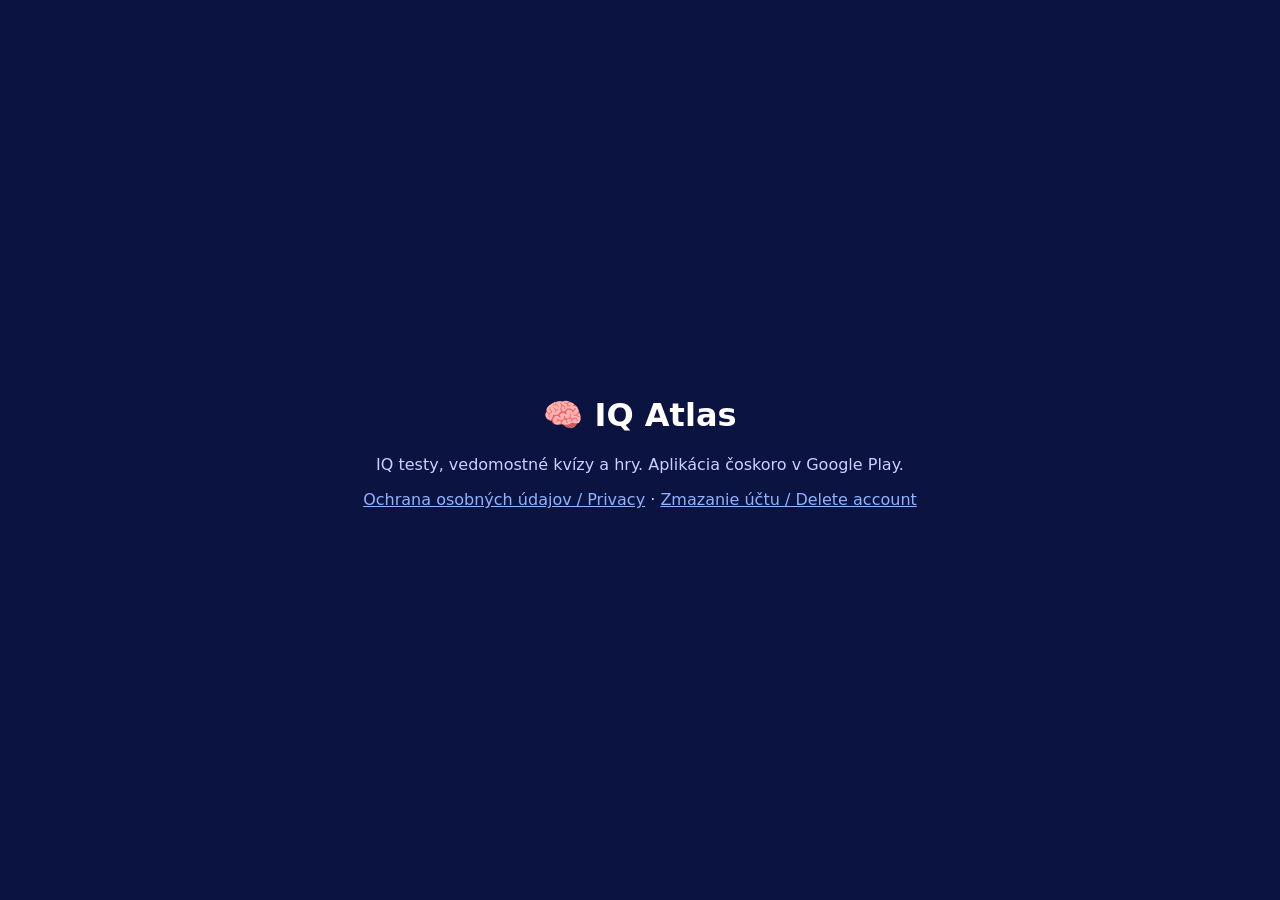
<file: index.html>
<!doctype html>
<html lang="sk">
<head><meta charset="utf-8"><meta name="viewport" content="width=device-width, initial-scale=1"><title>IQ Atlas</title>
<style>body{margin:0;font-family:system-ui,sans-serif;background:#0B1440;color:#fff;display:flex;min-height:100vh;align-items:center;justify-content:center;text-align:center}p{color:#C9D1FF}</style></head>
<body><main><h1>🧠 IQ Atlas</h1><p>IQ testy, vedomostné kvízy a hry. Aplikácia čoskoro v Google Play.</p><p><a style="color:#8FB3FF" href="sukromie/">Ochrana osobných údajov / Privacy</a> · <a style="color:#8FB3FF" href="zmazanie-uctu/">Zmazanie účtu / Delete account</a></p></main></body>
</html>
</file>
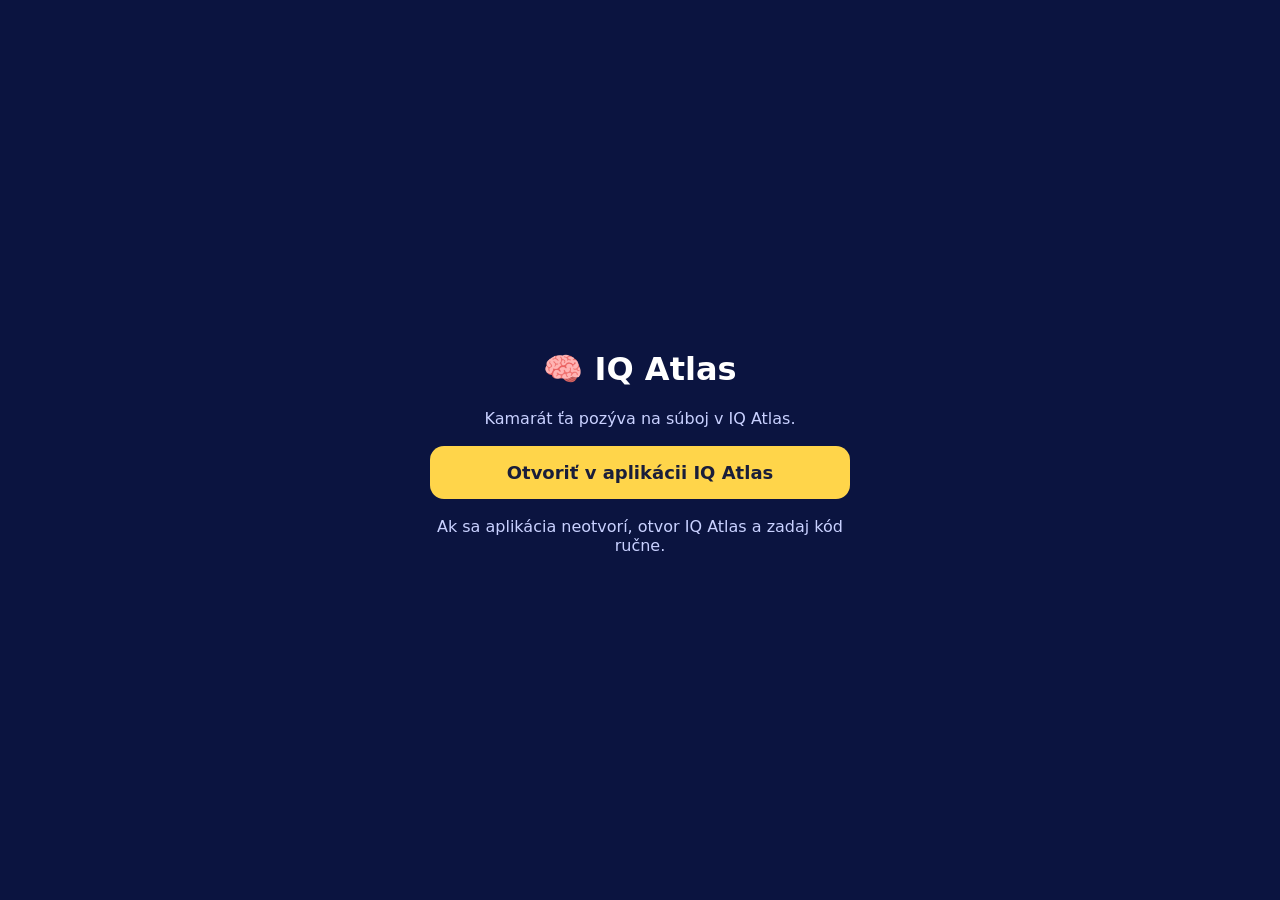
<file: j/index.html>
<!doctype html>
<html lang="sk">
<head>
<meta charset="utf-8">
<meta name="viewport" content="width=device-width, initial-scale=1">
<title>IQ Atlas</title>
<style>
  body { margin: 0; font-family: system-ui, sans-serif; background: #0B1440; color: #fff; display: flex; min-height: 100vh; align-items: center; justify-content: center; text-align: center; }
  main { padding: 24px; max-width: 420px; }
  a.btn { display: block; margin: 18px 0; padding: 16px; border-radius: 14px; background: #FFD54A; color: #1A1E3A; font-weight: 800; font-size: 18px; text-decoration: none; }
  .code { font-size: 40px; font-weight: 800; letter-spacing: 6px; color: #FFD54A; }
  p { color: #C9D1FF; }
</style>
</head>
<body>
<main>
  <h1>🧠 IQ Atlas</h1>
  <p id="what">Kamarát ťa pozýva do hry.</p>
  <div class="code" id="code"></div>
  <a class="btn" id="open" href="iqapp://">Otvoriť v aplikácii IQ Atlas</a>
  <p>Ak sa aplikácia neotvorí, otvor IQ Atlas a zadaj kód ručne.</p>
</main>
<script>
  var q = new URLSearchParams(location.search);
  var routes = { duel: 'duels', chess: 'chess', puck: 'puck-online', group: 'groups', prsi: 'prsi', poker: 'poker', atlas: 'atlasman-duo', friend: 'kamarati' };
  var names = { duel: 'súboj', chess: 'šach', puck: 'puky', group: 'skupinu', prsi: 'Sedma bere Tri', poker: 'Poker', atlas: 'Atlas v bludisku vo dvojici', friend: 'friend' };
  var t = routes[q.get('t')] ? q.get('t') : 'duel';
  var c = (q.get('c') || '').replace(/[^A-Za-z0-9]/g, '').toUpperCase().slice(0, 8);
  var url = 'iqapp://' + routes[t] + (c ? '?code=' + c : '');
  document.getElementById('code').textContent = c;
  document.getElementById('what').textContent = t === 'friend'
    ? 'Kamarát si ťa chce pridať do zoznamu kamarátov v IQ Atlas.'
    : 'Kamarát ťa pozýva na ' + names[t] + ' v IQ Atlas.';
  document.getElementById('open').href = url;
  if (c) location.href = url;
</script>
</body>
</html>
</file>
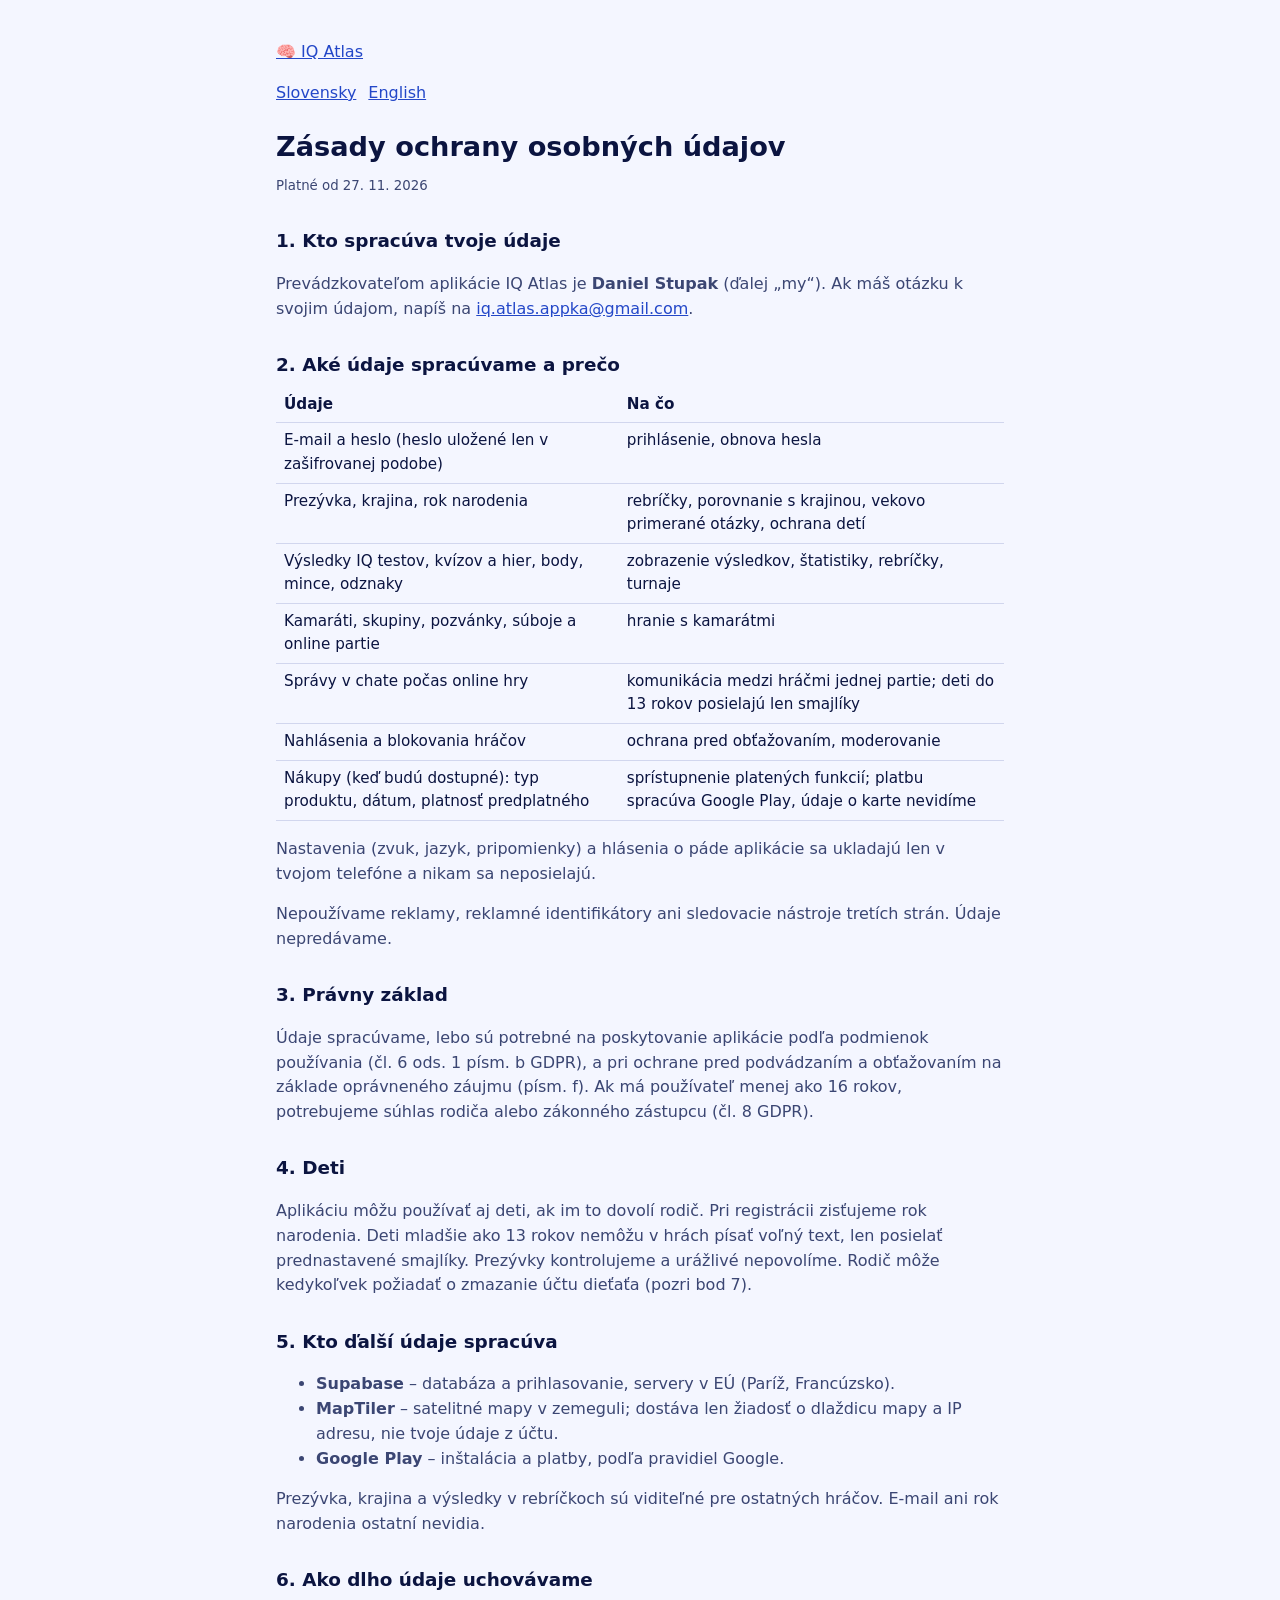
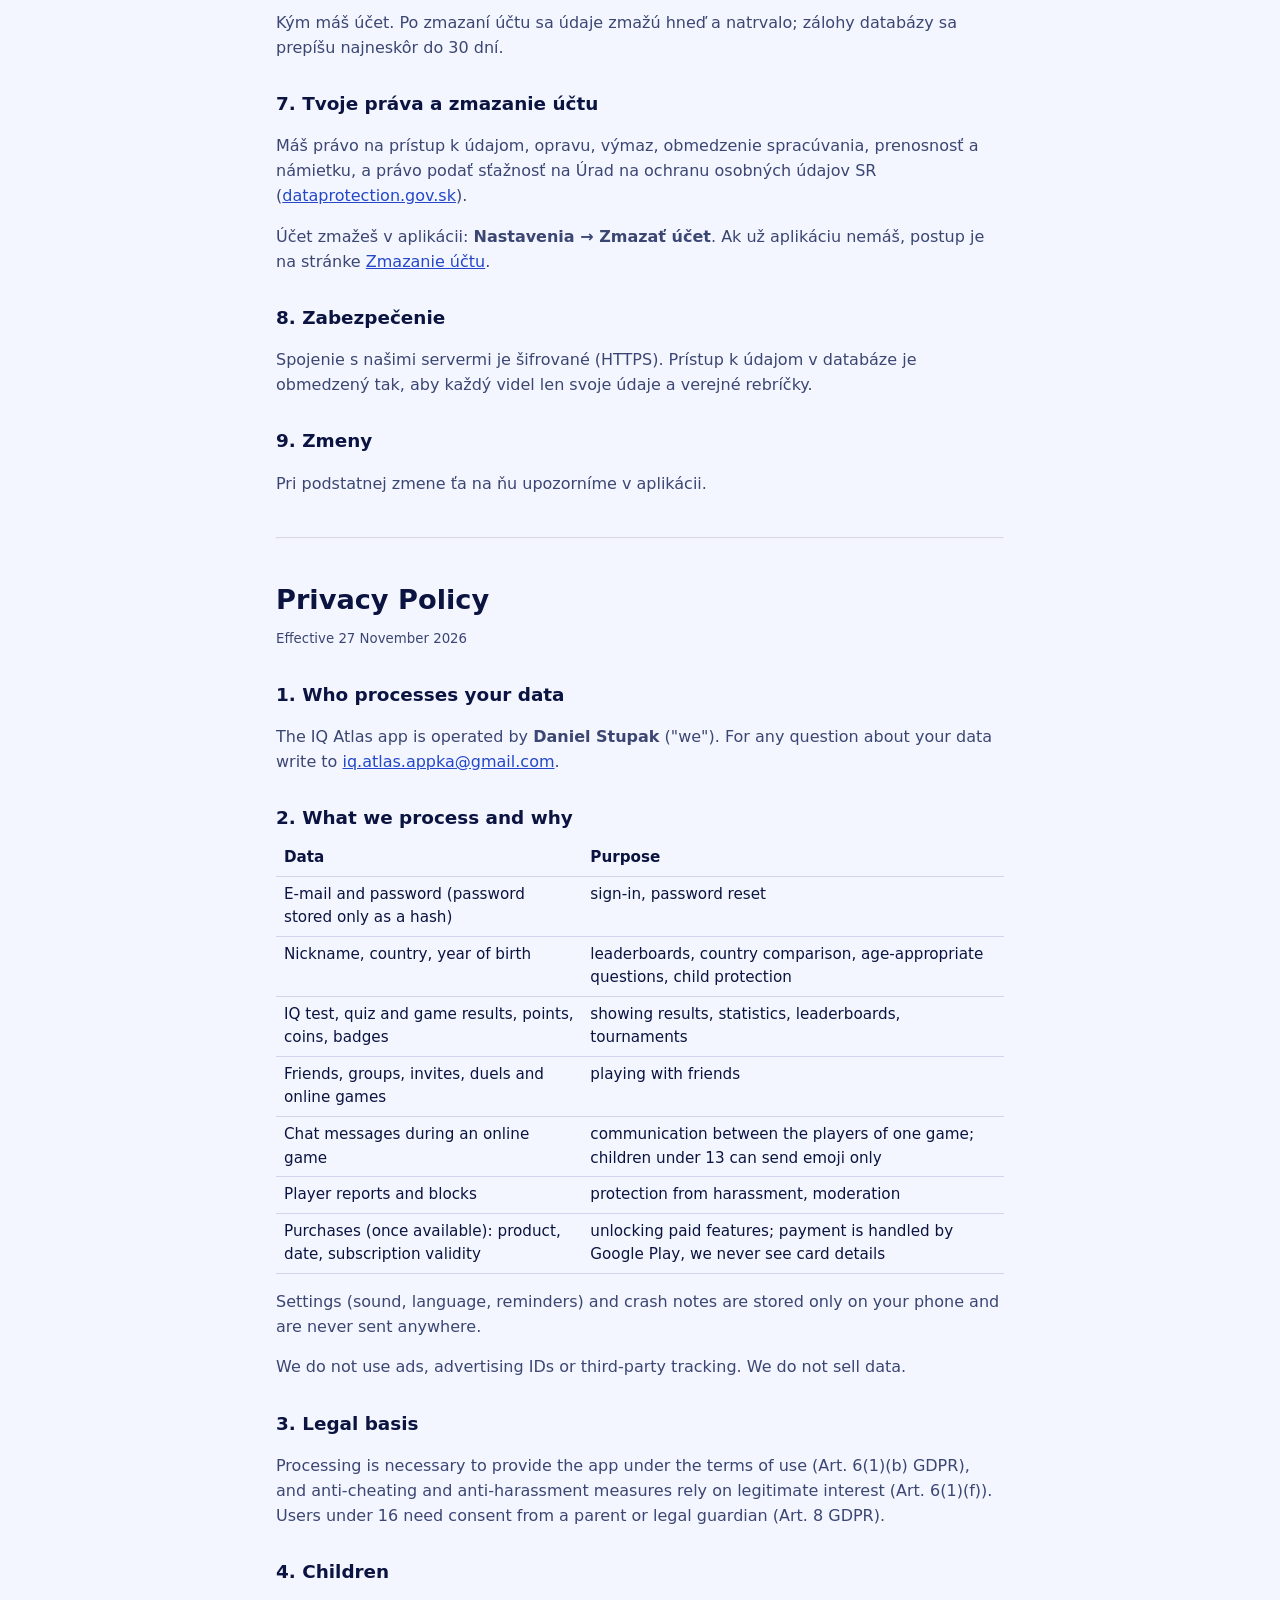
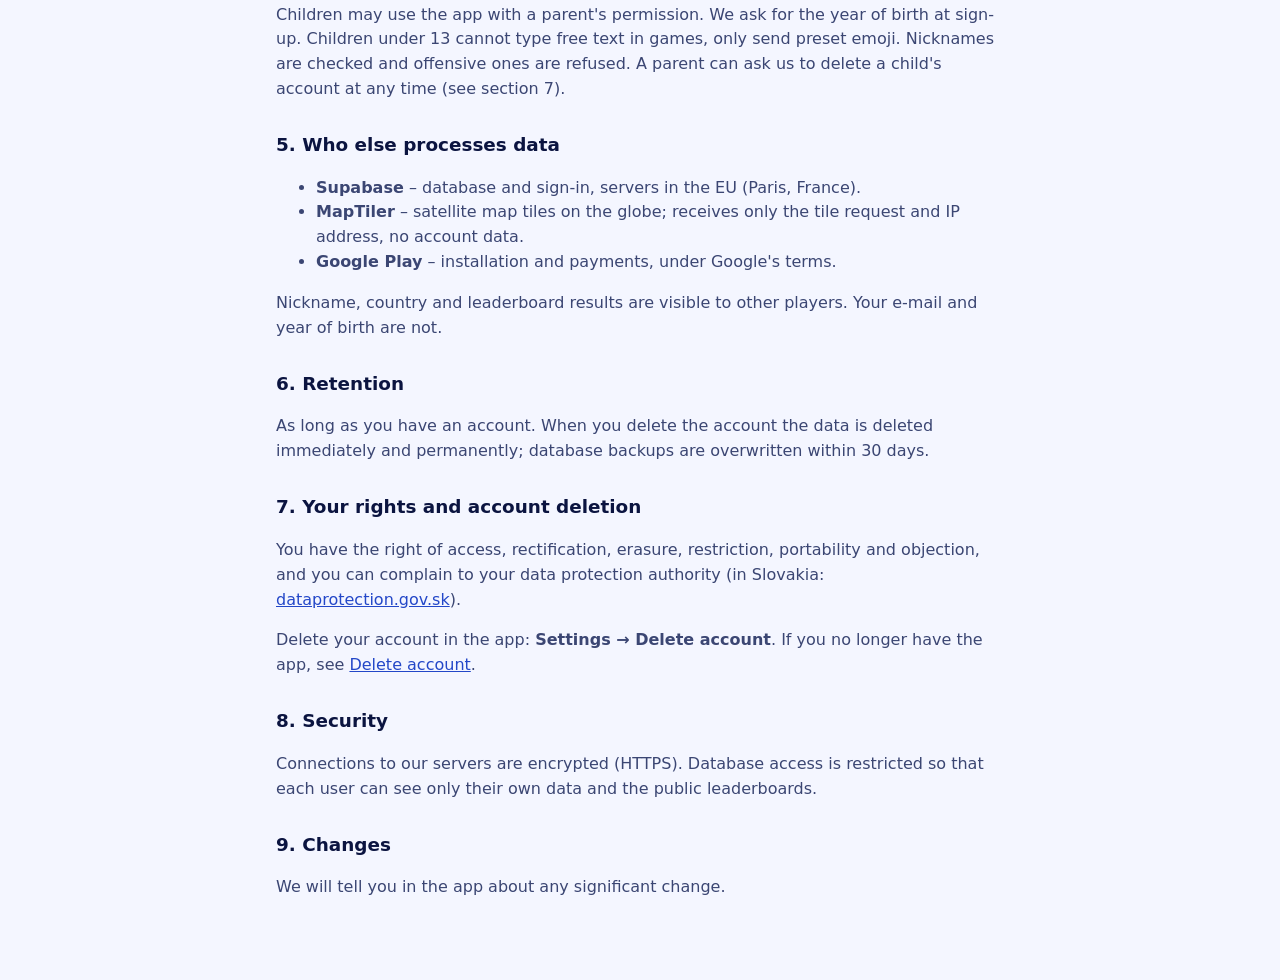
<file: sukromie/index.html>
<!doctype html>
<html lang="sk">
<head><meta charset="utf-8"><meta name="viewport" content="width=device-width, initial-scale=1">
<title>IQ Atlas – Ochrana osobných údajov / Privacy Policy</title>
<link rel="stylesheet" href="../style.css"></head>
<body><main>
<p><a href="../">🧠 IQ Atlas</a></p>
<div class="lang"><a href="#sk">Slovensky</a><a href="#en">English</a></div>

<section id="sk" lang="sk">
<h1>Zásady ochrany osobných údajov</h1>
<small>Platné od 27. 11. 2026</small>

<h2>1. Kto spracúva tvoje údaje</h2>
<p>Prevádzkovateľom aplikácie IQ Atlas je <b>Daniel Stupak</b> (ďalej „my“). Ak máš otázku k svojim údajom, napíš na <a href="mailto:iq.atlas.appka@gmail.com">iq.atlas.appka@gmail.com</a>.</p>

<h2>2. Aké údaje spracúvame a prečo</h2>
<table>
<tr><th>Údaje</th><th>Na čo</th></tr>
<tr><td>E-mail a heslo (heslo uložené len v zašifrovanej podobe)</td><td>prihlásenie, obnova hesla</td></tr>
<tr><td>Prezývka, krajina, rok narodenia</td><td>rebríčky, porovnanie s krajinou, vekovo primerané otázky, ochrana detí</td></tr>
<tr><td>Výsledky IQ testov, kvízov a hier, body, mince, odznaky</td><td>zobrazenie výsledkov, štatistiky, rebríčky, turnaje</td></tr>
<tr><td>Kamaráti, skupiny, pozvánky, súboje a online partie</td><td>hranie s kamarátmi</td></tr>
<tr><td>Správy v chate počas online hry</td><td>komunikácia medzi hráčmi jednej partie; deti do 13 rokov posielajú len smajlíky</td></tr>
<tr><td>Nahlásenia a blokovania hráčov</td><td>ochrana pred obťažovaním, moderovanie</td></tr>
<tr><td>Nákupy (keď budú dostupné): typ produktu, dátum, platnosť predplatného</td><td>sprístupnenie platených funkcií; platbu spracúva Google Play, údaje o karte nevidíme</td></tr>
</table>
<p>Nastavenia (zvuk, jazyk, pripomienky) a hlásenia o páde aplikácie sa ukladajú len v tvojom telefóne a nikam sa neposielajú.</p>
<p>Nepoužívame reklamy, reklamné identifikátory ani sledovacie nástroje tretích strán. Údaje nepredávame.</p>

<h2>3. Právny základ</h2>
<p>Údaje spracúvame, lebo sú potrebné na poskytovanie aplikácie podľa podmienok používania (čl. 6 ods. 1 písm. b GDPR), a pri ochrane pred podvádzaním a obťažovaním na základe oprávneného záujmu (písm. f). Ak má používateľ menej ako 16 rokov, potrebujeme súhlas rodiča alebo zákonného zástupcu (čl. 8 GDPR).</p>

<h2>4. Deti</h2>
<p>Aplikáciu môžu používať aj deti, ak im to dovolí rodič. Pri registrácii zisťujeme rok narodenia. Deti mladšie ako 13 rokov nemôžu v hrách písať voľný text, len posielať prednastavené smajlíky. Prezývky kontrolujeme a urážlivé nepovolíme. Rodič môže kedykoľvek požiadať o zmazanie účtu dieťaťa (pozri bod 7).</p>

<h2>5. Kto ďalší údaje spracúva</h2>
<ul>
<li><b>Supabase</b> – databáza a prihlasovanie, servery v EÚ (Paríž, Francúzsko).</li>
<li><b>MapTiler</b> – satelitné mapy v zemeguli; dostáva len žiadosť o dlaždicu mapy a IP adresu, nie tvoje údaje z účtu.</li>
<li><b>Google Play</b> – inštalácia a platby, podľa pravidiel Google.</li>
</ul>
<p>Prezývka, krajina a výsledky v rebríčkoch sú viditeľné pre ostatných hráčov. E-mail ani rok narodenia ostatní nevidia.</p>

<h2>6. Ako dlho údaje uchovávame</h2>
<p>Kým máš účet. Po zmazaní účtu sa údaje zmažú hneď a natrvalo; zálohy databázy sa prepíšu najneskôr do 30 dní.</p>

<h2>7. Tvoje práva a zmazanie účtu</h2>
<p>Máš právo na prístup k údajom, opravu, výmaz, obmedzenie spracúvania, prenosnosť a námietku, a právo podať sťažnosť na Úrad na ochranu osobných údajov SR (<a href="https://dataprotection.gov.sk">dataprotection.gov.sk</a>).</p>
<p>Účet zmažeš v aplikácii: <b>Nastavenia → Zmazať účet</b>. Ak už aplikáciu nemáš, postup je na stránke <a href="../zmazanie-uctu/">Zmazanie účtu</a>.</p>

<h2>8. Zabezpečenie</h2>
<p>Spojenie s našimi servermi je šifrované (HTTPS). Prístup k údajom v databáze je obmedzený tak, aby každý videl len svoje údaje a verejné rebríčky.</p>

<h2>9. Zmeny</h2>
<p>Pri podstatnej zmene ťa na ňu upozorníme v aplikácii.</p>
</section>

<hr style="margin:40px 0;opacity:.3">

<section id="en" lang="en">
<h1>Privacy Policy</h1>
<small>Effective 27 November 2026</small>

<h2>1. Who processes your data</h2>
<p>The IQ Atlas app is operated by <b>Daniel Stupak</b> ("we"). For any question about your data write to <a href="mailto:iq.atlas.appka@gmail.com">iq.atlas.appka@gmail.com</a>.</p>

<h2>2. What we process and why</h2>
<table>
<tr><th>Data</th><th>Purpose</th></tr>
<tr><td>E-mail and password (password stored only as a hash)</td><td>sign-in, password reset</td></tr>
<tr><td>Nickname, country, year of birth</td><td>leaderboards, country comparison, age-appropriate questions, child protection</td></tr>
<tr><td>IQ test, quiz and game results, points, coins, badges</td><td>showing results, statistics, leaderboards, tournaments</td></tr>
<tr><td>Friends, groups, invites, duels and online games</td><td>playing with friends</td></tr>
<tr><td>Chat messages during an online game</td><td>communication between the players of one game; children under 13 can send emoji only</td></tr>
<tr><td>Player reports and blocks</td><td>protection from harassment, moderation</td></tr>
<tr><td>Purchases (once available): product, date, subscription validity</td><td>unlocking paid features; payment is handled by Google Play, we never see card details</td></tr>
</table>
<p>Settings (sound, language, reminders) and crash notes are stored only on your phone and are never sent anywhere.</p>
<p>We do not use ads, advertising IDs or third-party tracking. We do not sell data.</p>

<h2>3. Legal basis</h2>
<p>Processing is necessary to provide the app under the terms of use (Art. 6(1)(b) GDPR), and anti-cheating and anti-harassment measures rely on legitimate interest (Art. 6(1)(f)). Users under 16 need consent from a parent or legal guardian (Art. 8 GDPR).</p>

<h2>4. Children</h2>
<p>Children may use the app with a parent's permission. We ask for the year of birth at sign-up. Children under 13 cannot type free text in games, only send preset emoji. Nicknames are checked and offensive ones are refused. A parent can ask us to delete a child's account at any time (see section 7).</p>

<h2>5. Who else processes data</h2>
<ul>
<li><b>Supabase</b> – database and sign-in, servers in the EU (Paris, France).</li>
<li><b>MapTiler</b> – satellite map tiles on the globe; receives only the tile request and IP address, no account data.</li>
<li><b>Google Play</b> – installation and payments, under Google's terms.</li>
</ul>
<p>Nickname, country and leaderboard results are visible to other players. Your e-mail and year of birth are not.</p>

<h2>6. Retention</h2>
<p>As long as you have an account. When you delete the account the data is deleted immediately and permanently; database backups are overwritten within 30 days.</p>

<h2>7. Your rights and account deletion</h2>
<p>You have the right of access, rectification, erasure, restriction, portability and objection, and you can complain to your data protection authority (in Slovakia: <a href="https://dataprotection.gov.sk">dataprotection.gov.sk</a>).</p>
<p>Delete your account in the app: <b>Settings → Delete account</b>. If you no longer have the app, see <a href="../zmazanie-uctu/#en">Delete account</a>.</p>

<h2>8. Security</h2>
<p>Connections to our servers are encrypted (HTTPS). Database access is restricted so that each user can see only their own data and the public leaderboards.</p>

<h2>9. Changes</h2>
<p>We will tell you in the app about any significant change.</p>
</section>
</main></body></html>
</file>
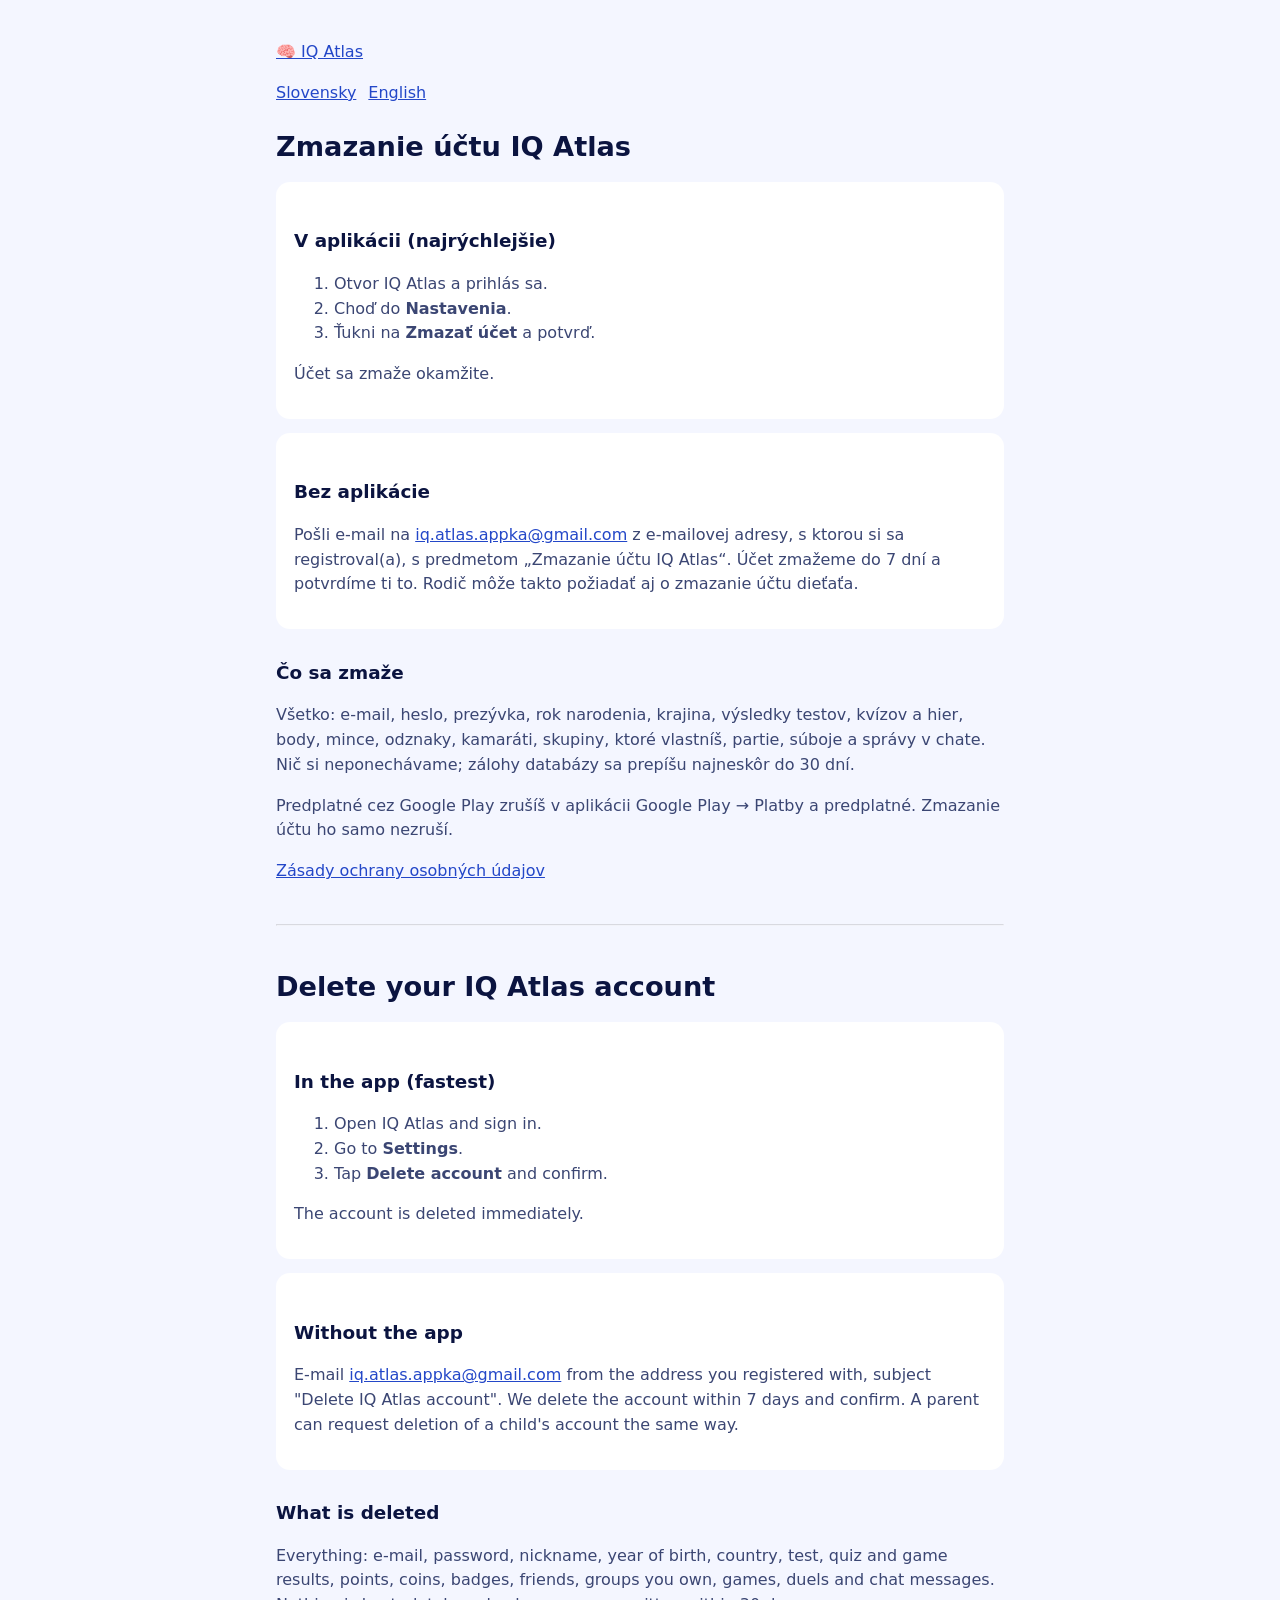
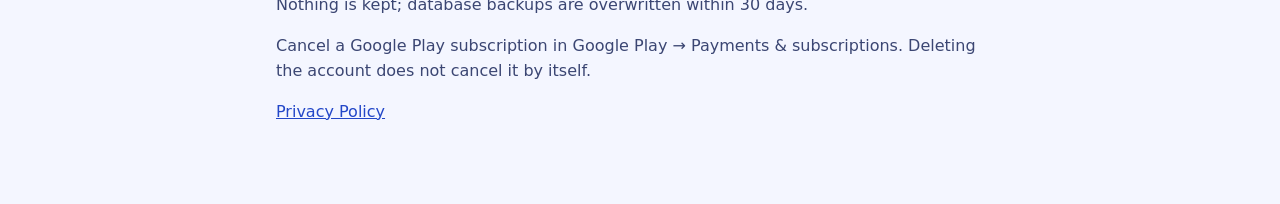
<file: zmazanie-uctu/index.html>
<!doctype html>
<html lang="sk">
<head><meta charset="utf-8"><meta name="viewport" content="width=device-width, initial-scale=1">
<title>IQ Atlas – Zmazanie účtu / Delete account</title>
<link rel="stylesheet" href="../style.css"></head>
<body><main>
<p><a href="../">🧠 IQ Atlas</a></p>
<div class="lang"><a href="#sk">Slovensky</a><a href="#en">English</a></div>

<section id="sk" lang="sk">
<h1>Zmazanie účtu IQ Atlas</h1>
<div class="card">
<h2>V aplikácii (najrýchlejšie)</h2>
<ol><li>Otvor IQ Atlas a prihlás sa.</li><li>Choď do <b>Nastavenia</b>.</li><li>Ťukni na <b>Zmazať účet</b> a potvrď.</li></ol>
<p>Účet sa zmaže okamžite.</p>
</div>
<div class="card">
<h2>Bez aplikácie</h2>
<p>Pošli e-mail na <a href="mailto:iq.atlas.appka@gmail.com?subject=Zmazanie%20%C3%BA%C4%8Dtu%20IQ%20Atlas">iq.atlas.appka@gmail.com</a> z e-mailovej adresy, s ktorou si sa registroval(a), s predmetom „Zmazanie účtu IQ Atlas“. Účet zmažeme do 7 dní a potvrdíme ti to. Rodič môže takto požiadať aj o zmazanie účtu dieťaťa.</p>
</div>
<h2>Čo sa zmaže</h2>
<p>Všetko: e-mail, heslo, prezývka, rok narodenia, krajina, výsledky testov, kvízov a hier, body, mince, odznaky, kamaráti, skupiny, ktoré vlastníš, partie, súboje a správy v chate. Nič si neponechávame; zálohy databázy sa prepíšu najneskôr do 30 dní.</p>
<p>Predplatné cez Google Play zrušíš v aplikácii Google Play → Platby a predplatné. Zmazanie účtu ho samo nezruší.</p>
<p><a href="../sukromie/">Zásady ochrany osobných údajov</a></p>
</section>

<hr style="margin:40px 0;opacity:.3">

<section id="en" lang="en">
<h1>Delete your IQ Atlas account</h1>
<div class="card">
<h2>In the app (fastest)</h2>
<ol><li>Open IQ Atlas and sign in.</li><li>Go to <b>Settings</b>.</li><li>Tap <b>Delete account</b> and confirm.</li></ol>
<p>The account is deleted immediately.</p>
</div>
<div class="card">
<h2>Without the app</h2>
<p>E-mail <a href="mailto:iq.atlas.appka@gmail.com?subject=Delete%20IQ%20Atlas%20account">iq.atlas.appka@gmail.com</a> from the address you registered with, subject "Delete IQ Atlas account". We delete the account within 7 days and confirm. A parent can request deletion of a child's account the same way.</p>
</div>
<h2>What is deleted</h2>
<p>Everything: e-mail, password, nickname, year of birth, country, test, quiz and game results, points, coins, badges, friends, groups you own, games, duels and chat messages. Nothing is kept; database backups are overwritten within 30 days.</p>
<p>Cancel a Google Play subscription in Google Play → Payments &amp; subscriptions. Deleting the account does not cancel it by itself.</p>
<p><a href="../sukromie/#en">Privacy Policy</a></p>
</section>
</main></body></html>
</file>
<file: style.css>
:root{--bg:#0B1440;--card:#131F57;--text:#fff;--muted:#C9D1FF;--link:#8FB3FF}
@media (prefers-color-scheme: light){:root{--bg:#F4F6FF;--card:#fff;--text:#0B1440;--muted:#3B4673;--link:#2347C8}}
*{box-sizing:border-box}
body{margin:0;font-family:system-ui,-apple-system,Segoe UI,sans-serif;background:var(--bg);color:var(--text);line-height:1.55}
main{max-width:760px;margin:0 auto;padding:24px 16px 64px}
h1{font-size:1.7rem;margin:.2em 0}h2{font-size:1.15rem;margin:1.6em 0 .4em}
p,li{color:var(--muted)}a{color:var(--link)}
.lang{display:flex;gap:12px;margin:8px 0 20px}
.card{background:var(--card);border-radius:14px;padding:16px 18px;margin:14px 0}
table{border-collapse:collapse;width:100%;font-size:.95rem}td,th{text-align:left;vertical-align:top;padding:6px 8px;border-bottom:1px solid rgba(127,140,200,.3)}
small{color:var(--muted)}
</file>
